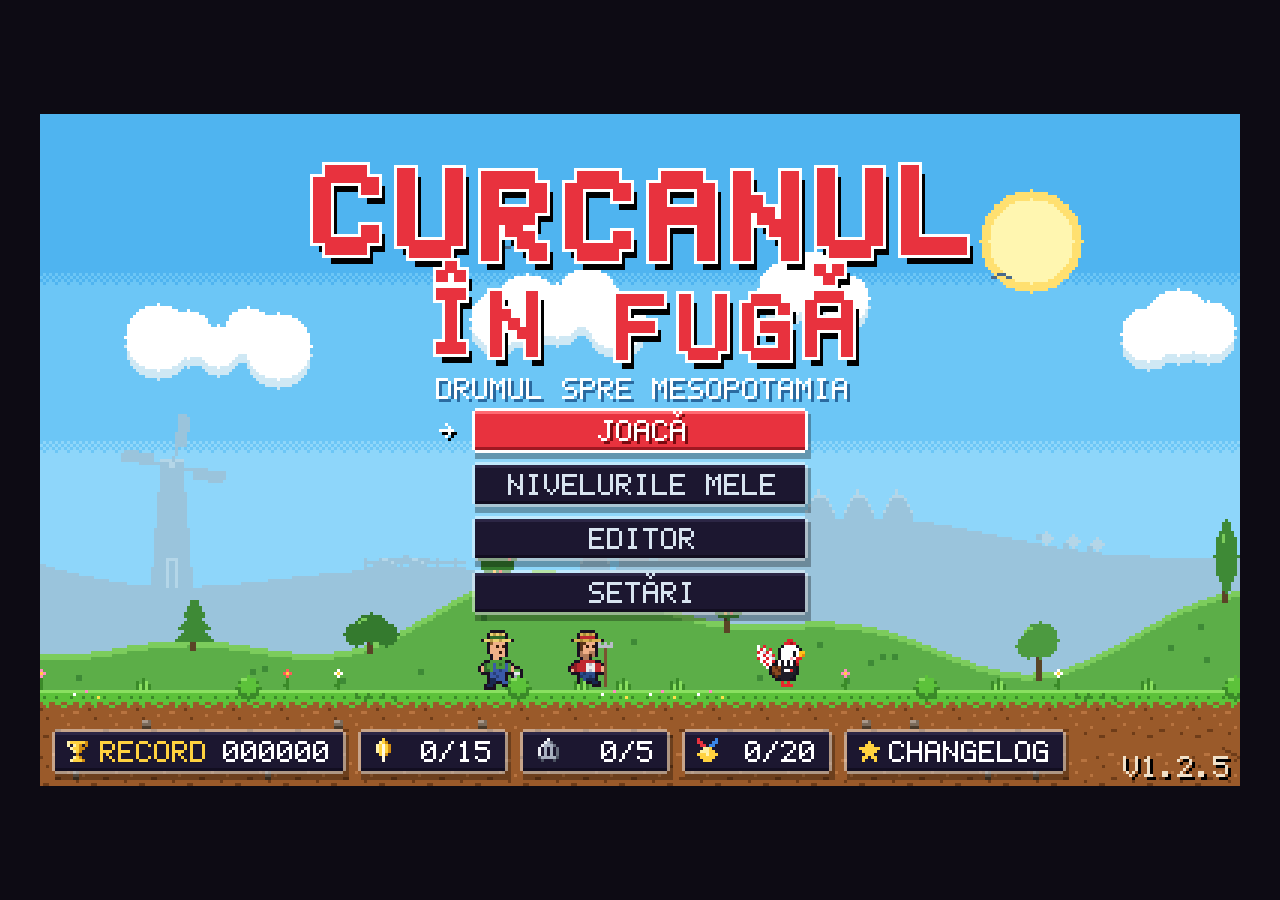
<file: index.html>
<!doctype html>
<html lang="ro">
<head>
<meta charset="utf-8">
<meta name="viewport" content="width=device-width,initial-scale=1,user-scalable=no">
<meta name="description" content="Platformer pixel-art: un curcan fuge spre restaurantul MESOPOTAMIA.">
<title>Curcanul în Fugă</title>
<link rel="stylesheet" href="css/style.css">
</head>
<body>
<div id="wrap"><canvas id="game"></canvas></div>
<canvas id="infoV" class="info"></canvas>
<div id="touch">
  <div class="pad"><button data-k="left">◀</button><button data-k="right">▶</button><button data-k="up" class="upk">▲</button><button data-k="down" class="downk">▼</button></div>
  <div class="pad"><button data-k="run">FUGI</button><button data-k="jump">SARI</button></div>
</div>
<button id="pauseBtn" data-k="pause">II</button>
<!-- Ordinea contează: fiecare fișier poate folosi, când se încarcă, doar ce au definit fișierele de deasupra lui. -->
<script src="js/baza/setup.js"></script>
<script src="js/baza/font.js"></script>
<script src="js/baza/sprite.js"></script>
<script src="js/personaje/curcan/sprite.js"></script>
<script src="js/personaje/fermier/sprite.js"></script>
<script src="js/personaje/ucenic/sprite.js"></script>
<script src="js/personaje/fermier/felinar.js"></script>
<script src="js/personaje/fermier/somn.js"></script>
<script src="js/personaje/bomba/sprite.js"></script>
<script src="js/personaje/inghetare.js"></script>
<script src="js/obiecte/banuti-si-blocuri.js"></script>
<script src="js/obiecte/power-ups.js"></script>
<script src="js/personaje/curcan/pene.js"></script>
<script src="js/obiecte/pene-de-aur.js"></script>
<script src="js/obiecte/colivia.js"></script>
<script src="js/animatii/explozii.js"></script>
<script src="js/lume/decor.js"></script>
<script src="js/lume/teme.js"></script>
<script src="js/lume/iarna/fundal-brazi.js"></script>
<script src="js/lume/fundal-ferma.js"></script>
<script src="js/lume/restaurant.js"></script>
<script src="js/sunet/efecte.js"></script>
<script src="js/sunet/muzica.js"></script>
<script src="js/baza/input.js"></script>
<script src="js/joc/stare.js"></script>
<script src="js/joc/fizica.js"></script>
<script src="js/nivele/nivele.js"></script>
<script src="js/nivele/1-ferma/harta.js"></script>
<script src="js/nivele/2-noapte/harta.js"></script>
<script src="js/nivele/3-lac/harta.js"></script>
<script src="js/nivele/3-lac/platforme.js"></script>
<script src="js/nivele/bonus-cafenea/harta.js"></script>
<script src="js/nivele/bonus-cafenea/cafenea.js"></script>
<script src="js/nivele/bonus-cafenea/desen.js"></script>
<script src="js/nivele/bonus-cafenea/minijocuri/cesti.js"></script>
<script src="js/nivele/bonus-cafenea/minijocuri/blocuri.js"></script>
<script src="js/lume/subteran.js"></script>
<script src="js/nivele/4-padure/harta.js"></script>
<script src="js/nivele/5-iarna/harta.js"></script>
<script src="js/nivele/desert-scos/harta.js"></script>
<script src="js/boss/fermierul-sef/sprite.js"></script>
<script src="js/boss/fermierul-sef/replici.js"></script>
<script src="js/boss/fermierul-sef/logica.js"></script>
<script src="js/boss/fermierul-sef/desen.js"></script>
<script src="js/personaje/mos-curcan/sprite.js"></script>
<script src="js/personaje/mos-curcan/replici.js"></script>
<script src="js/personaje/mos-curcan/sfaturi.js"></script>
<script src="js/personaje/curcani-prinsi/sprite.js"></script>
<script src="js/personaje/curcani-prinsi/replici.js"></script>
<script src="js/joc/dialog.js"></script>
<script src="js/lume/iarna/gheata.js"></script>
<script src="js/lume/iarna/zapada.js"></script>
<script src="js/lume/apa/apa.js"></script>
<script src="js/lume/apa/viata-lacului.js"></script>
<script src="js/lume/noapte.js"></script>
<script src="js/animatii/particule.js"></script>
<script src="js/personaje/dusmani.js"></script>
<script src="js/personaje/fermier/logica.js"></script>
<script src="js/personaje/cartita.js"></script>
<script src="js/personaje/bomba/logica.js"></script>
<script src="js/personaje/curcan/viata.js"></script>
<script src="js/personaje/curcan/miscare.js"></script>
<script src="js/personaje/curcan/animatii.js"></script>
<script src="js/personaje/curcan/desen.js"></script>
<script src="js/joc/achievements.js"></script>
<script src="js/joc/start.js"></script>
<script src="js/joc/update.js"></script>
<script src="js/joc/meniu.js"></script>
<script src="js/desen/utile.js"></script>
<script src="js/desen/carduri-achievements.js"></script>
<script src="js/desen/fundal.js"></script>
<script src="js/obiecte/steaguri.js"></script>
<script src="js/desen/hud.js"></script>
<script src="js/desen/lume.js"></script>
<script src="js/desen/ecrane.js"></script>
<script src="js/desen/render.js"></script>
<script src="js/test/mod-test.js"></script>
<script src="js/editor/format.js"></script>
<script src="js/editor/mod-editor.js"></script>
<script src="js/main.js"></script>
</body>
</html>
</file>
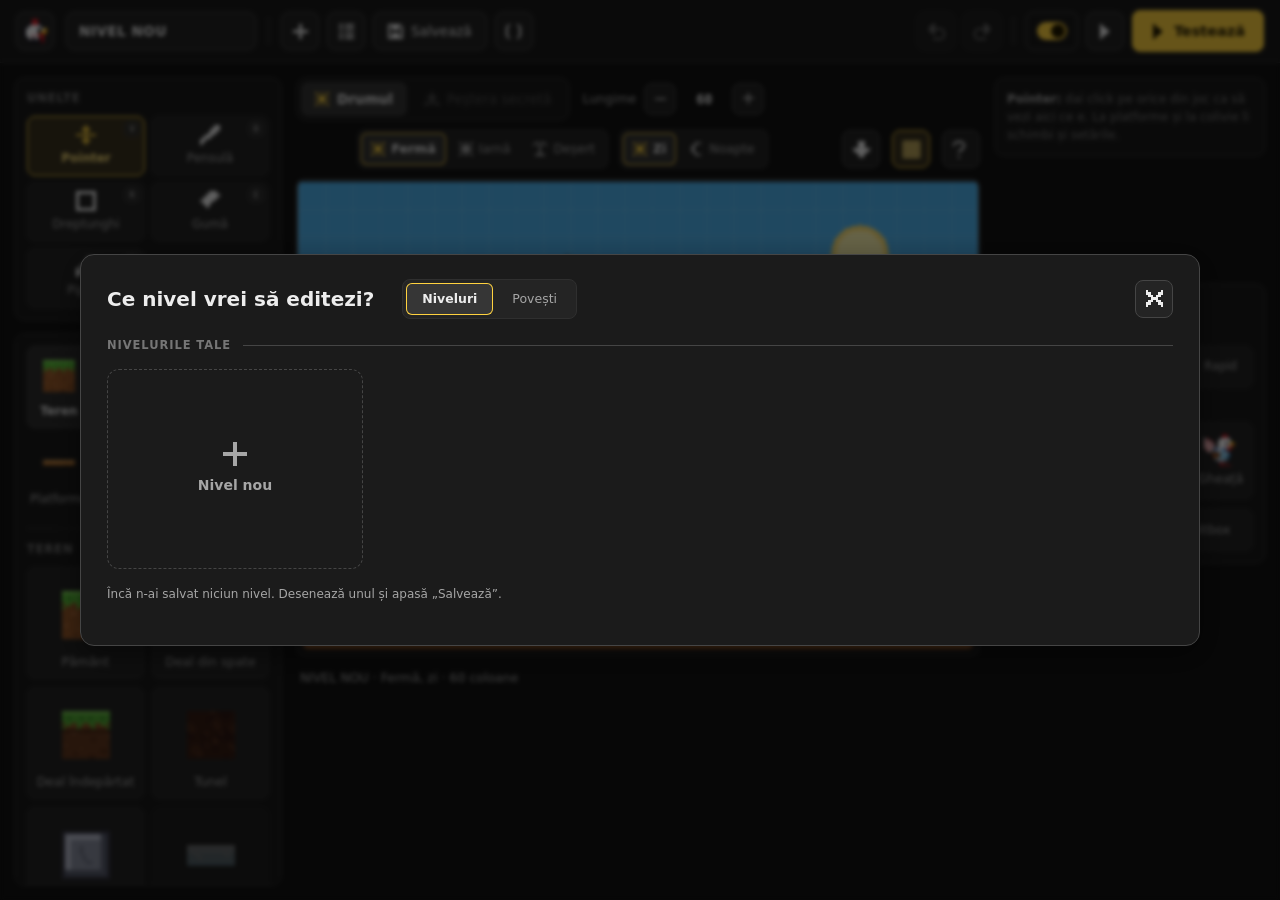
<file: editor.html>
<!doctype html>
<html lang="ro">
<head>
<meta charset="utf-8">
<meta name="viewport" content="width=device-width,initial-scale=1">
<title>Curcanul în Fugă — Editor de niveluri</title>
<style>
  /* Gri neutru, un singur accent (galbenul din joc) */
  :root{
    --bg:#121212;--panel:#1b1b1b;--card:#242424;--card2:#2d2d2d;--card3:#363636;--line:#2f2f2f;--line2:#454545;
    --text:#ededed;--muted:#a6a6a6;--dim:#767676;--accent:#ffd23f;--accent2:#ffe27a;--accent-ink:#1f1800;
    --sel:#3a3320;--sel-line:#ffd23f;--danger:#e5484d;--ok:#5bd17a;
    --r:10px;--r2:8px;--shadow:0 8px 30px rgba(0,0,0,.45);
  }
  *{box-sizing:border-box}
  html,body{margin:0;height:100%}
  body{background:var(--bg);color:var(--text);font:13.5px/1.4 system-ui,-apple-system,"Segoe UI",sans-serif;display:flex;flex-direction:column;overflow:hidden}
  button,input{font:inherit;color:inherit}
  button{cursor:pointer;-webkit-tap-highlight-color:transparent}
  button:focus-visible,input:focus-visible,a:focus-visible{outline:2px solid var(--accent);outline-offset:2px}
  button:disabled{opacity:.35;cursor:not-allowed}
  kbd{display:inline-block;min-width:20px;padding:0 5px;border:1px solid var(--line2);border-bottom-width:2px;border-radius:5px;
    background:var(--card2);font:600 11px/1.6 ui-monospace,Consolas,monospace;color:var(--muted);text-align:center}
  .px{flex:none;width:14px;height:14px}
  [hidden]{display:none!important}

  /* ---- Butoanele */
  .btn{display:inline-flex;align-items:center;justify-content:center;gap:8px;height:38px;padding:0 14px;background:var(--card);border:1px solid var(--line2);border-radius:var(--r2);white-space:nowrap;font-size:13.5px;font-weight:500}
  .btn:hover:not(:disabled){background:var(--card2);border-color:#555}
  .btn:active:not(:disabled){transform:translateY(1px)}
  .btn .px{width:15px;height:15px}
  .btn.ico{width:38px;padding:0}
  .btn.ico .px{width:17px;height:17px}
  .btn.sq{width:32px;height:32px;padding:0;font-size:17px;font-weight:700}
  .btn.primary{background:var(--accent);border-color:var(--accent);color:var(--accent-ink);font-weight:700}
  .btn.primary:hover:not(:disabled){background:var(--accent2);border-color:var(--accent2)}
  .btn.stop{background:var(--danger);border-color:var(--danger);color:#fff;font-weight:700}
  .btn.stop:hover{background:#f05a5f}
  .btn.danger{background:transparent;border-color:#6b2a2c;color:#ff9a9d}
  .btn.danger:hover:not(:disabled){background:var(--danger);border-color:var(--danger);color:#fff}
  .btn.wide{width:100%}
  .btn.tall{height:44px;font-size:14px;font-weight:600}
  .btn.on{background:var(--sel);border-color:var(--sel-line);color:var(--accent2)}
  .grp{display:flex;align-items:center;gap:8px}
  .sp{flex:1}
  .vsep{width:1px;height:26px;background:var(--line2)}

  /* ---- Bara de sus: numele, fișierul, testarea */
  .bar{flex:none;display:flex;align-items:center;gap:12px;padding:10px 16px;background:var(--panel);border-bottom:1px solid var(--line)}
  a.btn{color:var(--text);text-decoration:none}
  #logo{image-rendering:pixelated;width:24px;height:24px;display:block}
  .btn.home{padding:0 14px 0 10px}
  .title{display:flex;align-items:center;gap:10px;min-width:0}
  .title input{width:240px;height:38px;padding:0 12px;background:var(--card);border:1px solid var(--line2);border-radius:var(--r2);text-transform:uppercase;font-weight:700;letter-spacing:.04em}
  .title input:hover{border-color:#555}
  /* Doar un punct: galben = nesalvat (ce înseamnă spune tooltipul) */
  #save{position:relative}
  .chip{position:absolute;top:-4px;right:-4px;width:10px;height:10px;border-radius:50%;background:var(--accent);border:2px solid var(--panel)}
  .toggle{display:inline-flex;align-items:center;gap:8px;height:38px;padding:0 12px;border:1px solid var(--line2);border-radius:var(--r2);color:var(--muted);cursor:pointer;white-space:nowrap;user-select:none}
  .toggle:hover{background:var(--card)}
  .toggle input{appearance:none;width:30px;height:18px;margin:0;border-radius:9px;background:var(--card3);position:relative;cursor:pointer;transition:background .15s}
  .toggle input::after{content:'';position:absolute;top:2px;left:2px;width:14px;height:14px;border-radius:50%;background:#bbb;transition:transform .15s}
  .toggle input:checked{background:var(--accent)}
  .toggle input:checked::after{transform:translateX(12px);background:var(--accent-ink)}
  .toggle:has(input:checked){color:var(--text)}
  #test{min-width:132px;height:42px;font-size:14.5px}
  /* Ecran mai îngust: în bara de sus rămân doar iconițele (tooltipul spune ce sunt) */
  @media (max-width:1560px){.title input{width:190px}}
  @media (max-width:1420px){.bar .lbl{display:none}.bar .btn:has(.lbl){width:38px;padding:0}.bar .toggle{padding:0 10px}}

  /* ---- Corpul: unelte și elemente | jocul | setări */
  .body{flex:1;min-height:0;display:flex;gap:14px;padding:14px}
  aside{flex:none;width:268px;display:flex;flex-direction:column;gap:12px;overflow-y:auto;scrollbar-width:thin;scrollbar-color:var(--line2) transparent}
  section{background:var(--panel);border:1px solid var(--line);border-radius:var(--r);padding:12px}
  h2{font-size:11.5px;letter-spacing:.08em;text-transform:uppercase;color:var(--dim);margin:0 0 10px;font-weight:700}
  .hint{margin:0;color:var(--dim);font-size:12px;line-height:1.5}
  .hint b{color:var(--muted);font-weight:600}

  /* Uneltele: 3 × 2, mari */
  .modes{display:grid;grid-template-columns:repeat(auto-fill,minmax(80px,1fr));gap:6px}
  .mode{position:relative;display:flex;flex-direction:column;align-items:center;justify-content:center;gap:5px;height:60px;background:var(--card);border:1px solid var(--line);border-radius:var(--r2);font-size:12px;color:var(--muted)}
  .mode .px{width:20px;height:20px;color:var(--text)}
  .mode kbd{position:absolute;top:4px;right:4px;min-width:16px;padding:0 3px;font-size:9.5px;line-height:1.45;border-bottom-width:1px;opacity:.8}
  .mode:hover{background:var(--card2);color:var(--text)}
  .mode[aria-pressed="true"]{background:var(--sel);border-color:var(--sel-line);color:var(--accent2);font-weight:600}
  .mode[aria-pressed="true"] .px{color:var(--accent)}

  /* Categoriile: file cu iconițe */
  .palette{flex:1;display:flex;flex-direction:column;min-height:0;overflow-y:auto}   /* umple tot panoul */
  .cats{display:grid;grid-template-columns:repeat(4,1fr);gap:6px;padding-bottom:12px;margin-bottom:12px;border-bottom:1px solid var(--line)}
  .cat{display:flex;flex-direction:column;align-items:center;justify-content:center;gap:5px;height:82px;padding:4px 2px;background:transparent;border:1px solid transparent;border-radius:var(--r2);font-size:12px;color:var(--muted)}
  .cat .ci{display:flex;align-items:center;justify-content:center;width:48px;height:44px}
  .cat .ci img{image-rendering:pixelated;width:32px;max-width:48px;max-height:44px}
  .cat .ci .px{width:30px;height:30px;color:var(--text)}
  .cat:hover{background:var(--card);color:var(--text)}
  .cat[aria-selected="true"]{background:var(--card2);border-color:var(--line2);color:var(--text);font-weight:600}
  .cat[aria-selected="true"] .ci .px{color:var(--accent)}

  /* Elementele categoriei alese */
  .els{display:grid;grid-template-columns:repeat(auto-fill,minmax(78px,1fr));gap:8px}
  .el{display:flex;flex-direction:column;align-items:center;justify-content:flex-end;gap:7px;min-height:112px;padding:10px 3px 9px;background:var(--card);border:1px solid var(--line);border-radius:var(--r2);font-size:12.5px;line-height:1.2;text-align:center;color:var(--muted)}
  .el:hover:not(:disabled){background:var(--card2);border-color:var(--line2);color:var(--text)}
  .el .ic{display:flex;align-items:center;justify-content:center;flex:1;max-height:64px}
  .el img{image-rendering:pixelated;display:block}
  .el svg.px{width:34px;height:34px;color:var(--text)}
  .el[aria-pressed="true"]{background:var(--sel);border-color:var(--sel-line);color:var(--accent2);font-weight:600}
  .cavebox{display:flex;flex-direction:column;gap:8px;margin-top:12px}
  .danger-zone{margin-top:10px;padding-top:12px;border-top:1px dashed var(--line2)}

  /* ---- Centru: drum/peșteră, jocul, harta, starea */
  main{flex:1;min-width:0;display:flex;flex-direction:column;align-items:center;gap:10px}
  .regionbar{display:flex;flex-wrap:wrap;align-items:center;gap:8px 12px;max-width:100%}
  .regionbar .seg button{min-height:32px;padding:3px 10px}
  /* Biomul și ziua: la mijloc, între lungime și grilă */
  .look{flex:1;display:flex;justify-content:center;align-items:center;gap:10px}
  #regionbar .seg{margin:0}   /* altfel .seg + .seg (din panoul din dreapta) o împinge în jos */
  .tabs{display:flex;gap:4px;padding:4px;background:var(--panel);border:1px solid var(--line);border-radius:var(--r)}
  .rtab{display:inline-flex;align-items:center;gap:8px;height:34px;padding:0 14px;border:0;border-radius:7px;background:transparent;color:var(--muted);font-weight:500;white-space:nowrap}
  .rtab:hover:not(:disabled){background:var(--card);color:var(--text)}
  .rtab[aria-selected="true"]{background:var(--card3);color:var(--text);font-weight:600}
  .rtab[aria-selected="true"] .px{color:var(--accent)}
  .len{display:inline-flex;align-items:center;gap:8px;color:var(--muted);font-size:12.5px;white-space:nowrap}
  .len b{min-width:40px;text-align:center;color:var(--text);font:700 13.5px ui-monospace,Consolas,monospace}
  iframe{border:2px solid var(--line2);border-radius:var(--r2);background:#000;display:block}
  main.playing iframe{border-color:var(--accent);box-shadow:0 0 0 1px var(--accent),0 0 22px rgba(255,210,63,.35)}
  .mapbox{background:var(--panel);border:1px solid var(--line);border-radius:var(--r2);padding:6px}
  #map{display:block;width:100%;height:68px;border-radius:5px;background:#000;cursor:pointer;touch-action:none}
  .statusbar{display:flex;justify-content:space-between;align-items:center;gap:16px;min-height:24px;padding:0 4px;font-size:12.5px}
  #status{color:var(--muted);overflow:hidden;text-overflow:ellipsis;white-space:nowrap}
  #pos{font:12px ui-monospace,Consolas,monospace;color:var(--dim);white-space:nowrap}

  /* ---- Dreapta: elementul ales, nivelul */
  aside.props{width:272px;overflow:hidden}
  /* Elementul ales se derulează; Testul stă fix jos */
  #propsEl{flex:1;min-height:0;overflow-y:auto;scrollbar-width:thin;scrollbar-color:var(--line2) transparent}
  #testEl{flex:none}
  .ihead{display:flex;flex-direction:column;align-items:center;gap:10px;text-align:center;margin-bottom:10px}
  .ihead .big{display:flex;align-items:center;justify-content:center;width:100%;min-height:96px;background:var(--card);border:1px solid var(--line);border-radius:var(--r2);padding:10px}
  .ihead .big img{image-rendering:pixelated;display:block}
  .ihead .big svg.px{width:44px;height:44px;color:var(--accent)}
  .ihead b{display:block;font-size:15px;color:var(--text)}
  .ihead small{display:block;margin-top:4px;color:var(--muted);font-size:12.5px;line-height:1.45}
  .ictx{margin:0 0 10px;padding:6px 10px;border-radius:7px;background:var(--card);color:var(--muted);font-size:12px;text-align:center}
  .opt{display:flex;align-items:center;justify-content:space-between;gap:8px;color:var(--muted);font-size:12.5px}
  .opt + .opt{margin-top:8px}
  .props .opt b{min-width:64px;text-align:center}
  #testEl .opt{margin:10px 0 6px}
  .seg.tspd button{white-space:normal;line-height:1.15;font-size:11.5px}
  .seg.tform img{width:auto;height:26px}
  .seg{display:flex;gap:3px;padding:3px;background:var(--card);border:1px solid var(--line);border-radius:var(--r2)}
  .seg button{flex:1;display:flex;align-items:center;justify-content:center;gap:6px;min-height:34px;padding:4px 6px;border:0;border-radius:6px;background:none;color:var(--muted);font-size:12.5px;white-space:nowrap}
  .seg button:hover:not(:disabled){color:var(--text);background:var(--card2)}
  .seg button[aria-pressed="true"]{background:var(--card3);color:var(--text);font-weight:600;box-shadow:inset 0 0 0 1px var(--sel-line)}
  .seg button[aria-pressed="true"] .px{color:var(--accent)}
  .seg.pw button{flex-direction:column;gap:4px;padding:8px 2px}
  .seg.pw img{image-rendering:pixelated;width:32px;height:32px;display:block}
  .seg + .opt,.seg + .seg{margin-top:10px}
  .opt + .seg{margin-top:6px}
  .capts{display:grid;grid-template-columns:repeat(2,1fr);gap:6px}
  .capt{display:flex;align-items:center;gap:6px;padding:4px 6px;background:var(--card);border:1px solid var(--line);border-radius:var(--r2);font-size:11.5px;line-height:1.15;text-align:left;color:var(--muted)}
  .capt img{image-rendering:pixelated;width:33px;height:40px}
  .capt[aria-pressed="true"]{background:var(--sel);border-color:var(--sel-line);color:var(--accent2)}
  .capts.games .capt{min-height:44px;padding:6px 8px}
  .capts.games .capt .px{width:18px;height:18px;color:var(--text)}
  .capts.games .capt[aria-pressed="true"] .px{color:var(--accent)}
  .lvl .row{display:flex;flex-direction:column;gap:6px}
  .lvl .row + .row{margin-top:12px}
  .lvl .lbl{color:var(--muted);font-size:12px}

  /* ---- Ferestrele */
  .modal{position:fixed;inset:0;z-index:20;display:flex;align-items:center;justify-content:center;background:rgba(0,0,0,.6);backdrop-filter:blur(2px)}
  .modal .box{width:min(400px,calc(100vw - 32px));background:var(--panel);border:1px solid var(--line2);border-radius:14px;padding:20px;box-shadow:var(--shadow)}
  .modal h3{margin:0 0 8px;font-size:17px;color:#ff9a9d}
  .modal p{margin:0 0 16px;color:var(--muted);line-height:1.5}
  .modal .acts{display:flex;justify-content:flex-end;gap:10px}
  .modal .box.wide{width:min(600px,calc(100vw - 32px));max-height:calc(100vh - 32px);overflow:auto}
  .mhead{display:flex;align-items:center;justify-content:space-between;gap:10px;margin-bottom:12px}
  .mhead h3{margin:0;color:var(--text)}
  .modal h4{margin:18px 0 8px;font-size:13.5px;color:var(--text)}
  .modal .box.huge{width:min(1120px,calc(100vw - 48px));max-height:calc(100vh - 48px);overflow:auto;padding:24px 26px 26px}
  .box.huge .mhead{margin-bottom:18px}
  .box.huge .mhead h3{font-size:20px}
  .mlist{display:flex;flex-direction:column;gap:16px}
  /* Separatorul cu titlu: o linie */
  .msep{display:flex;align-items:center;gap:12px;color:var(--dim);font-size:11.5px;letter-spacing:.08em;text-transform:uppercase;font-weight:700}
  .msep::after{content:'';flex:1;height:1px;background:var(--line2)}
  /* Ce lucrai data trecută */
  .cont{display:flex;align-items:center;gap:20px;padding:14px 20px 14px 14px;background:var(--card);border:1px solid var(--line);border-radius:12px}
  .cont .thumb{flex:none;width:340px;height:100px;border-radius:8px}
  .cont .cm{flex:1;min-width:0}
  .cont .cm b{display:block;font-size:17px;overflow:hidden;text-overflow:ellipsis;white-space:nowrap}
  .cont .cm small{display:block;margin-top:4px;color:var(--muted);font-size:12.5px}
  .cont .btn{height:44px;padding:0 22px;font-size:14.5px}
  /* Cartonașele nivelurilor */
  .cards{display:grid;grid-template-columns:repeat(auto-fill,minmax(240px,1fr));gap:14px}
  .card{display:flex;flex-direction:column;min-width:0;background:var(--card);border:1px solid var(--line);border-radius:12px;overflow:hidden;transition:border-color .12s,transform .12s}
  .card:hover{border-color:#5a5a5a;transform:translateY(-2px)}
  .thumb{display:block;width:100%;height:104px;background:#000;cursor:pointer}
  .thumb{border-bottom:1px solid var(--line)}
  .card .cm{padding:12px 14px 0;min-width:0}
  .card .cm b{display:flex;align-items:center;gap:6px;font-size:14.5px;min-width:0}
  .card .cm b .nm{overflow:hidden;text-overflow:ellipsis;white-space:nowrap}
  .card .cm small{display:block;margin-top:4px;color:var(--dim);font-size:12px;line-height:1.35}
  .card .ca{display:flex;gap:6px;margin-top:auto;padding:12px 14px 14px}
  .card .ca .btn{height:36px}
  .card .ca .btn.ico{width:36px}
  .card .ca .btn.danger{border-color:var(--line2);color:var(--muted)}
  .card .ca .btn.danger:hover{background:var(--danger);border-color:var(--danger);color:#fff}
  .card .ca .grow{flex:1}
  .tag{flex:none;display:inline-block;padding:0 7px;border-radius:9px;background:var(--card3);color:var(--muted);font-size:10.5px;font-weight:600;line-height:17px;vertical-align:2px}
  .card.new{align-items:center;justify-content:center;gap:10px;min-height:200px;border:1px dashed var(--line2);background:transparent;color:var(--muted);font-size:14px;font-weight:600;cursor:pointer}
  .card.new .px{width:24px;height:24px}
  /* Filele Niveluri / Povești */
  .mtabs{margin-left:18px}
  .mtabs button{min-height:32px;padding:3px 16px}
  /* Povestea deschisă: nivelurile în ordine */
  .sedit{display:flex;flex-direction:column;gap:16px}
  .shead{display:flex;align-items:center;gap:12px}
  .sname{width:300px;height:40px;padding:0 12px;background:var(--card);border:1px solid var(--line2);border-radius:var(--r2);color:var(--text);text-transform:uppercase;font-weight:700;letter-spacing:.04em}
  .slist{display:flex;flex-direction:column;gap:8px}
  .sitem{display:flex;align-items:center;gap:14px;padding:10px 12px;background:var(--card);border:1px solid var(--line);border-radius:10px}
  .snum{flex:none;display:flex;align-items:center;justify-content:center;width:28px;height:28px;border-radius:50%;background:var(--card3);font-weight:700;color:var(--muted)}
  .sthumb{flex:none;width:180px;height:52px;border-radius:6px;background:#000}
  .sinfo{flex:1;min-width:0}
  .sinfo b{display:block;overflow:hidden;text-overflow:ellipsis;white-space:nowrap;font-size:14px}
  .sinfo small{display:block;margin-top:2px;color:var(--dim);font-size:12px}
  .sitem .seg{flex:none}
  .smove{flex:none;display:flex;gap:6px}
  .smove .btn{width:34px;height:34px}
  .smove .btn.danger{border-color:var(--line2);color:var(--muted)}
  .smove .btn.danger:hover{background:var(--danger);border-color:var(--danger);color:#fff}
  .sadd{display:flex;flex-wrap:wrap;gap:8px}
  .sadd .btn{height:36px}
  .card.new:hover{color:var(--text);background:var(--card)}
  .mrow{display:flex;align-items:center;gap:10px;padding:8px 10px;background:var(--card);border:1px solid var(--line);border-radius:var(--r2)}
  .mrow.cur{border-color:var(--sel-line);background:var(--sel)}
  .mrow .mb{flex:none;display:flex;gap:3px;color:var(--muted)}
  .mrow .mn{flex:1;min-width:0}
  .mrow .mn b{display:block;overflow:hidden;text-overflow:ellipsis;white-space:nowrap}
  .mrow .mn small{color:var(--dim);font-size:11.5px}
  .mrow .btn{height:32px;padding:0 10px}
  .mrow .btn.ico{width:32px;padding:0}
  .mempty{color:var(--dim);padding:18px 4px;text-align:center}
  .modal textarea{width:100%;resize:vertical;padding:10px;background:var(--card);border:1px solid var(--line2);border-radius:var(--r2);color:var(--text);font:11.5px/1.45 ui-monospace,Consolas,monospace;margin-bottom:10px;word-break:break-all}
  .modal .err{color:#ff9a9d;margin:0 0 10px}
  .keys{display:grid;grid-template-columns:auto 1fr;gap:8px 14px;align-items:center;margin:0 0 6px;font-size:13px}
  .keys dt{display:flex;gap:4px;justify-content:flex-end}
  .keys dd{margin:0;color:var(--muted)}

  /* ---- Tooltip */
  #tip{position:fixed;z-index:30;max-width:280px;padding:9px 11px;background:#2b2b2b;border:1px solid #4a4a4a;border-radius:8px;box-shadow:var(--shadow);pointer-events:none;font-size:12.5px;line-height:1.45}
  #tip b{font-weight:600;color:var(--text)}
  #tip kbd{margin-left:8px;vertical-align:1px}
  #tip span{display:block;margin-top:3px;color:var(--muted)}
</style>
</head>
<body>
<header class="bar">
  <a class="btn home" href="index.html" data-tip="Înapoi în joc||Mergi la meniul jocului. Ciorna rămâne."><img id="logo" alt=""><span class="lbl">Meniu</span></a>
  <div class="title">
    <input id="name" maxlength="24" spellcheck="false" autocomplete="off" placeholder="NUMELE NIVELULUI" aria-label="Numele nivelului" data-tip="Numele nivelului||Așa apare în Nivelurile mele și în joc.">
  </div>
  <div class="vsep"></div>
  <div class="grp">
    <button class="btn" id="new" data-tip="Nivel nou||Pornești de la o pânză goală."><i data-px="plus"></i><span class="lbl">Nou</span></button>
    <button class="btn" id="mine" data-tip="Nivelurile mele||Deschizi, copiezi sau ștergi nivelurile salvate."><i data-px="list"></i><span class="lbl">Nivelurile mele</span></button>
    <button class="btn" id="save" data-tip="Salvează|Ctrl+S|Păstrează nivelul în Nivelurile mele."><i data-px="save"></i>Salvează<span class="chip" id="saveState" hidden></span></button>
    <button class="btn" id="code" data-tip="Codul nivelului||Îl dai cuiva sau încarci unul primit."><i data-px="code"></i><span class="lbl">Cod</span></button>
  </div>
  <span class="sp"></span>
  <div class="grp">
    <button class="btn ico" id="undo" data-tip="Anulează|Ctrl+Z"><i data-px="undo"></i></button>
    <button class="btn ico" id="redo" data-tip="Refă|Ctrl+Y"><i data-px="redo"></i></button>
  </div>
  <div class="vsep"></div>
  <div class="grp">
    <label class="toggle" data-tip="Invincibil||Când testezi, nimic nu te rănește. Apa și gropile tot te omoară."><input type="checkbox" id="god" checked><span class="lbl">Invincibil</span></label>
    <button class="btn" id="here" data-tip="Testează de aici||Pornești din stânga ecranului de acum."><i data-px="play"></i><span class="lbl">De aici</span></button>
    <button class="btn primary" id="test" data-tip="Testează|T|Pornește sau oprește testul. Shift+T: de aici."><i data-px="play"></i>Testează</button>
  </div>
</header>

<div class="body">
  <aside id="pal">
    <section>
      <h2>Unelte</h2>
      <div class="modes" id="modes"></div>
    </section>
    <section class="palette">
      <div class="cats" id="cats" role="tablist" aria-label="Categoriile de elemente"></div>
      <h2 id="catName"></h2>
      <div class="els" data-group="teren"></div>
      <div class="els" data-group="cteren"></div>
      <div class="els" data-group="blocuri"></div>
      <div class="els" data-group="obiecte"></div>
      <div class="els" data-group="inamici"></div>
      <div class="els" data-group="platforme"></div>
      <div class="els" data-group="decor"></div>
      <div class="els" data-group="puturi"></div>
      <div class="els" data-group="final"></div>
      <div data-group-box="pestera">
        <div class="els" data-group="pestera"></div>
        <div class="cavebox">
          <p class="hint">Pui <b>intrarea</b> (pământul crăpat) și <b>ieșirea</b> pe drum, apoi desenezi camera.</p>
          <button class="btn tall wide" id="enterCave" data-tip="Intră în peșteră||Arată camera peșterii, ca s-o desenezi."><i data-px="enter"></i>Intră în peșteră</button>
          <div class="danger-zone">
            <button class="btn danger wide" id="delCave" data-tip="Șterge peștera||Scoate intrarea, ieșirea și camera. Te întreabă înainte."><i data-px="x"></i>Șterge peștera</button>
          </div>
        </div>
      </div>
    </section>
  </aside>

  <main id="main">
    <div class="regionbar" id="regionbar">
      <div class="tabs" role="tablist" aria-label="Ce desenezi">
        <button class="rtab" data-region="main" role="tab"><i data-px="sun"></i>Drumul</button>
        <button class="rtab" data-region="cave" role="tab"><i data-px="cavein"></i>Peștera secretă</button>
      </div>
      <div class="len" id="lenMain" data-tip="Lungimea drumului||În pătrate. + adaugă 10 coloane cu pământ la capăt, − le scoate.">Lungime
        <button class="btn sq" data-len="-10" aria-label="Mai scurt">−</button><b id="len">60</b><button class="btn sq" data-len="10" aria-label="Mai lung">+</button></div>
      <div class="len" id="lenCave" hidden data-tip="Lungimea camerei||În pătrate. Coloanele se adaugă sau se scot lângă peretele din dreapta.">Lungimea camerei
        <button class="btn sq" data-clen="-5" aria-label="Mai scurtă">−</button><b id="clen">30</b><button class="btn sq" data-clen="5" aria-label="Mai lungă">+</button></div>
      <div class="look">
      <div class="seg" id="biome" role="group" aria-label="Biomul">
        <button data-biome="ferma" data-tip="Fermă||Biomul nivelului: iarbă, copaci, lac."><i data-px="sun"></i>Fermă</button>
        <button data-biome="iarna" data-tip="Iarnă||Biomul nivelului: zăpadă și gheață peste apă."><i data-px="flake"></i>Iarnă</button>
        <button data-biome="desert" data-tip="Deșert||Biomul nivelului: nisip și palmieri."><i data-px="palm"></i>Deșert</button>
      </div>
      <div class="seg" id="time" role="group" aria-label="Zi sau noapte">
        <button data-night="0" data-tip="Zi"><i data-px="sun"></i>Zi</button>
        <button data-night="1" data-tip="Noapte||Fermierii au felinar și te văd doar în lumina lor."><i data-px="moon"></i>Noapte</button>
      </div>
      </div>
      <button class="btn ico" id="camDown" data-tip="Înapoi jos|Home|Camera revine la ecranul obișnuit, sub rândul 0."><i data-px="down"></i></button>
      <button class="btn ico" id="gridBtn" data-tip="Grila|G|Arată sau ascunde pătrățelele."><i data-px="grid"></i></button>
      <button class="btn ico" id="helpBtn" data-tip="Scurtături și sfaturi|?"><i data-px="help"></i></button>
    </div>
    <iframe id="frame" src="index.html?edit" title="Nivelul, în joc"></iframe>
    <div class="mapbox" id="mapbox"><canvas id="map" aria-label="Harta nivelului: click ca să mergi acolo" data-tip="Harta||Click sau trage ca să mergi acolo."></canvas></div>
    <div class="statusbar" id="statusbar"><span id="status">Se încarcă jocul…</span><span id="pos"></span></div>
  </main>

  <aside id="props" class="props" aria-label="Elementul ales și setările nivelului">
    <div id="propsEl"></div>
    <div id="testEl"><section><h2>Test</h2>
      <div class="opt"><span>Viteza jocului</span></div>
      <div class="seg tspd" id="tSpeed" role="group" aria-label="Viteza"><button data-spd="0.25">Foarte încet</button><button data-spd="0.5">Încet</button><button data-spd="1">Normal</button><button data-spd="1.5">Rapid</button></div>
      <div class="opt"><span>Curcanul (și la start)</span></div>
      <div class="seg pw tform" id="tForm" role="group" aria-label="Forma curcanului"><button data-form="small"><img data-cicon="tk_small" alt="">Mic</button><button data-form="big"><img data-cicon="tk_big" alt="">Mare</button><button data-form="fire"><img data-cicon="tk_fire" alt="">Foc</button><button data-form="ice"><img data-cicon="tk_ice" alt="">Gheață</button></div>
      <div class="seg" id="tTog" role="group" aria-label="Ajutoare"><button data-tog="key" data-tip="Cheia||Ai cheia coliviei de la început.">Cheie</button><button data-tog="gold" data-tip="Curcanul de aur||Doar cum arată.">De aur</button><button data-tog="hb" data-tip="Hitbox-uri||Arată cutiile de lovire.">Hitbox</button></div>
    </section></div>
  </aside>
</div>

<div class="modal" id="mineBox" hidden role="dialog" aria-modal="true" aria-labelledby="mineT">
  <div class="box huge">
    <div class="mhead"><h3 id="mineT">Nivelurile mele</h3><div class="seg mtabs" role="tablist"><button data-mtab="levels">Niveluri</button><button data-mtab="stories">Povești</button></div><span class="sp"></span><div class="grp"><button class="btn" id="mineSave"><i data-px="save"></i>Salvează nivelul de acum</button><button class="btn ico" id="mineClose" data-tip="Închide|Esc" aria-label="Închide"><i data-px="x"></i></button></div></div>
    <div class="mlist" id="mineList"></div>
  </div>
</div>
<div class="modal" id="codeBox" hidden role="dialog" aria-modal="true" aria-labelledby="codeT">
  <div class="box wide">
    <div class="mhead"><h3 id="codeT">Codul nivelului</h3><button class="btn" id="codeClose">Închide</button></div>
    <p id="codeDesc">Copiază codul și trimite-l cuiva. El îl lipește aici, la „Încarcă un cod”, și primește nivelul tău.</p>
    <textarea id="codeOut" readonly rows="4" spellcheck="false"></textarea>
    <div class="acts"><button class="btn primary" id="codeCopy"><i data-px="code"></i>Copiază codul</button></div>
    <h4>Încarcă un cod</h4>
    <textarea id="codeIn" rows="4" spellcheck="false" placeholder="Lipește aici codul unui nivel (CURCAN1:) sau al unei povești (CURCANP1:)"></textarea>
    <p class="err" id="codeErr" hidden>Codul nu e bun. Verifică să-l fi copiat tot, de la CURCAN1: (sau CURCANP1:, pentru o poveste) până la capăt.</p>
    <div class="acts"><button class="btn" id="codeLoad">Încarcă nivelul</button></div>
  </div>
</div>
<div class="modal" id="helpBox" hidden role="dialog" aria-modal="true" aria-labelledby="helpT">
  <div class="box wide">
    <div class="mhead"><h3 id="helpT">Scurtături și sfaturi</h3><button class="btn" id="helpClose">Închide</button></div>
    <dl class="keys">
      <dt><kbd>V</kbd></dt><dd>Pointer: vezi ce e, îi schimbi setările și tragi ca să muți</dd>
      <dt><kbd>B</kbd></dt><dd>Pensulă</dd>
      <dt><kbd>R</kbd></dt><dd>Dreptunghi: tragi și se umple</dd>
      <dt><kbd>E</kbd></dt><dd>Gumă (click dreapta șterge cu orice unealtă)</dd>
      <dt><kbd>I</kbd></dt><dd>Pipetă: click pe ceva și devine elementul pensulei</dd>
      <dt><kbd>G</kbd></dt><dd>Arată sau ascunde grila</dd>
      <dt><kbd>T</kbd></dt><dd>Testează / oprește testul · <kbd>Shift</kbd> <kbd>T</kbd> testează de aici</dd>
      <dt><kbd>←</kbd><kbd>→</kbd></dt><dd>Mută harta (și rotița); cu <kbd>Shift</kbd> mai repede</dd>
      <dt><kbd>↑</kbd><kbd>↓</kbd></dt><dd>Mută harta în sus (până la rândul -14) și în jos (cât se vede la dialog); și <kbd>Alt</kbd> + rotița · <kbd>Home</kbd> te aduce înapoi jos</dd>
      <dt><kbd>Ctrl</kbd><kbd>Z</kbd></dt><dd>Anulează · <kbd>Ctrl</kbd> <kbd>Y</kbd> refă</dd>
      <dt><kbd>Ctrl</kbd><kbd>S</kbd></dt><dd>Salvează</dd>
      <dt><kbd>Delete</kbd></dt><dd>Șterge bucata aleasă · <kbd>Esc</kbd> o lasă</dd>
    </dl>
    <h4>Sfaturi</h4>
    <p class="hint">Marginile și iarba terenului se fac singure. <b>În peșteră</b> tavanul, podeaua și pereții sunt pământ: îi ștergi și îi desenezi cum vrei; groapa cu țepi o faci punând țepi jos. Locurile care trebuie să rămână libere (colivia, drumul platformelor, găurile peșterii) apar cu verde; dacă ceva le blochează, se fac roșii. Cel mult 3 pene, o colivie, un final, o cafenea și o peșteră.</p>
  </div>
</div>
<div class="modal" id="ask" hidden role="dialog" aria-modal="true" aria-labelledby="askT">
  <div class="box">
    <h3 id="askT"></h3>
    <p id="askP"></p>
    <div class="acts"><button class="btn" id="askNo">Nu, lasă</button><button class="btn danger" id="askYes"></button></div>
  </div>
</div>
<div id="tip" hidden role="tooltip"></div>
<script src="js/editor/format.js"></script>
<script src="js/editor/editor.js"></script>
</body>
</html>
</file>
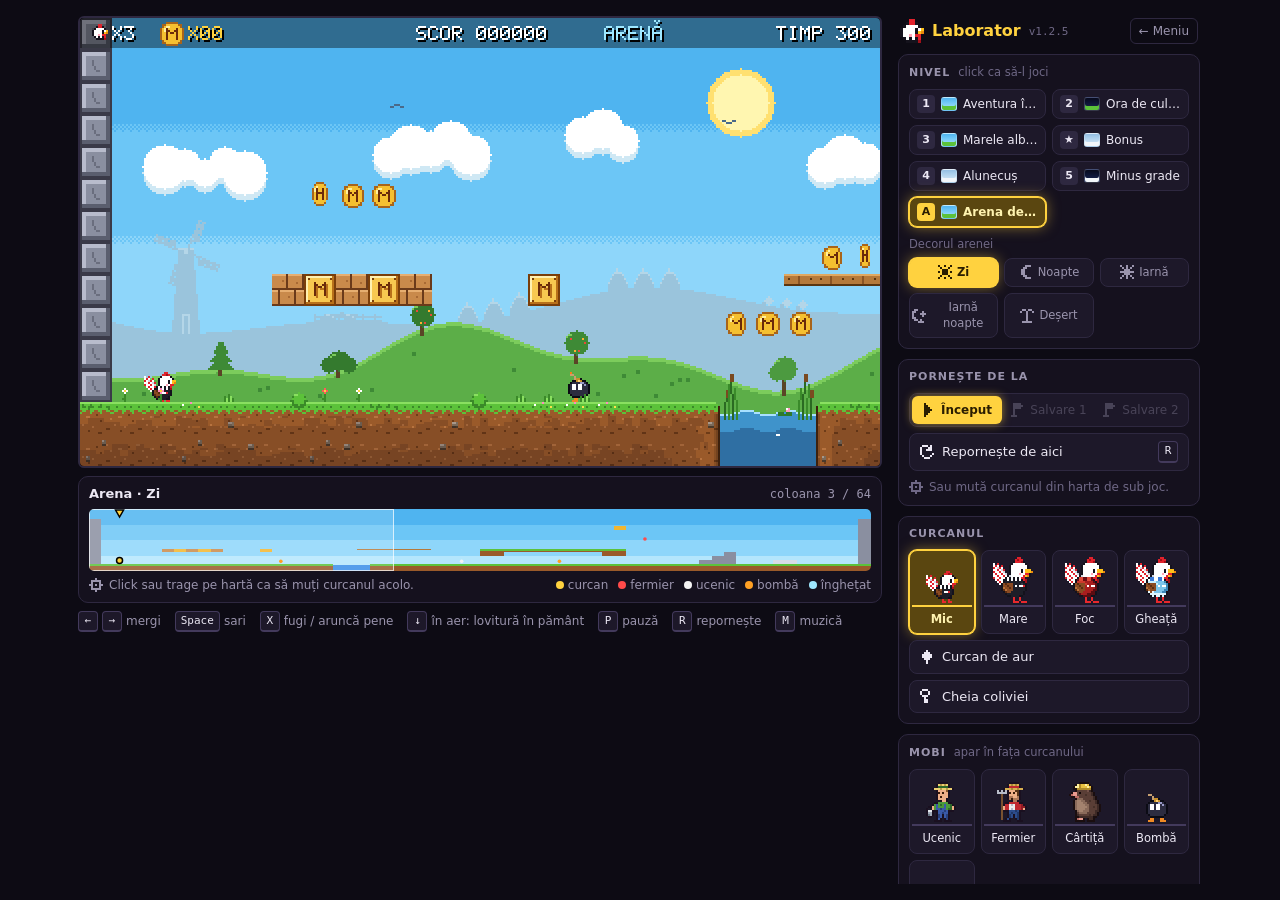
<file: test.html>
<!doctype html>
<html lang="ro">
<head>
<meta charset="utf-8">
<meta name="viewport" content="width=device-width,initial-scale=1">
<title>Curcanul în Fugă — Laborator</title>
<style>
  :root{
    --bg:#0d0b14;--panel:#15111e;--card:#1d1829;--card2:#262037;--line:#2e2840;--line2:#433a5c;
    --text:#ece8f4;--muted:#9a94ad;--dim:#6f6886;--accent:#ffd23f;--accent-ink:#2a1d00;--accent-bg:#2c2510;
    --on:#1f3a26;--on-line:#4fb35f;--on-text:#d9ffe0;--danger:#ff6a6a;
    /* Butoanele apăsate / alese sunt „aprinse” */
    --glow:0 0 0 1px var(--accent),0 0 14px rgba(255,210,63,.5);--lit-bg:#5a4610;--lit-text:#fff3b0;
  }
  *{box-sizing:border-box}
  html,body{margin:0}
  body{min-height:100vh;background:var(--bg);color:var(--text);font:13px/1.35 system-ui,-apple-system,"Segoe UI",sans-serif;
    display:flex;justify-content:center;align-items:flex-start;gap:16px;padding:16px}
  /* ---- Stânga: jocul, harta de sub el și tastele */
  main{flex:none;width:min-content;display:flex;flex-direction:column;gap:8px}
  /* Mărimea iframe-ului o pune scriptul de jos */
  iframe{width:804px;height:452px;border:2px solid var(--line);border-radius:6px;background:#000;display:block}
  .mapbox{background:var(--panel);border:1px solid var(--line);border-radius:10px;padding:8px 10px 9px}
  .maphead{display:flex;justify-content:space-between;align-items:baseline;gap:12px;margin-bottom:6px}
  #mapName{font-weight:600}
  #mapPos{font:12px ui-monospace,Consolas,monospace;color:var(--muted);white-space:nowrap}
  #map{display:block;width:100%;height:62px;border-radius:5px;background:#000;cursor:crosshair;touch-action:none}
  .maphint{display:flex;flex-wrap:wrap;justify-content:space-between;gap:4px 14px;margin-top:6px;font-size:12px;color:var(--muted)}
  .maphint .how{display:flex;align-items:center;gap:6px}
  .dots{display:flex;flex-wrap:wrap;gap:2px 10px}
  .dots i{display:inline-block;width:8px;height:8px;border-radius:50%;margin-right:4px;vertical-align:0}
  .keys{display:flex;flex-wrap:wrap;align-items:center;gap:6px 14px;margin:0;color:var(--muted);font-size:12px}
  .keys span{display:inline-flex;align-items:center;gap:4px}
  kbd{display:inline-block;min-width:20px;padding:1px 5px;border:1px solid var(--line2);border-bottom-width:2px;border-radius:4px;
    background:var(--card);font:11px/1.5 ui-monospace,Consolas,monospace;color:var(--text);text-align:center}

  /* ---- Dreapta: panoul */
  aside{width:304px;flex:none;display:flex;flex-direction:column;gap:10px;max-height:calc(100vh - 32px);overflow-y:auto;
    padding-right:2px;scrollbar-width:thin;scrollbar-color:var(--line2) transparent}
  /* Când nu e loc în dreapta, panoul trece sub joc */
  body.stacked{flex-direction:column;align-items:center}
  body.stacked aside{width:100%;max-height:none;overflow:visible;display:grid;grid-template-columns:repeat(auto-fill,minmax(290px,1fr));align-items:start}
  body.stacked aside .top{grid-column:1/-1}
  .top{display:flex;justify-content:space-between;align-items:center;gap:8px;padding:2px 2px 0}
  h1{display:flex;align-items:center;gap:8px;font-size:16px;margin:0;color:var(--accent)}
  h1 img{image-rendering:pixelated;width:24px;height:24px}
  h1 small{font:11px ui-monospace,Consolas,monospace;color:var(--dim);font-weight:400}
  .back{color:var(--muted);font-size:12px;text-decoration:none;padding:4px 8px;border:1px solid var(--line);border-radius:6px}
  .back:hover{color:var(--accent);border-color:var(--line2)}
  section{background:var(--panel);border:1px solid var(--line);border-radius:10px;padding:10px}
  h2{display:flex;align-items:baseline;gap:8px;font-size:11px;letter-spacing:.09em;text-transform:uppercase;color:var(--muted);margin:0 0 8px;font-weight:600}
  h2 small{text-transform:none;letter-spacing:0;color:var(--dim);font-weight:400;font-size:11.5px}
  .note{display:flex;align-items:center;gap:6px;margin:8px 0 0;color:var(--dim);font-size:12px}
  .px{flex:none;width:14px;height:14px}

  /* Butoane */
  button{font:inherit;color:inherit;cursor:pointer;-webkit-tap-highlight-color:transparent}
  button:focus-visible{outline:2px solid var(--accent);outline-offset:2px}
  button:disabled{opacity:.35;cursor:not-allowed}
  .btn{display:flex;align-items:center;gap:8px;width:100%;background:var(--card);border:1px solid var(--line);border-radius:8px;
    padding:7px 10px;text-align:left;transition:background .12s,border-color .12s}
  .btn:hover:not(:disabled){background:var(--card2);border-color:var(--line2)}
  .btn:active:not(:disabled){transform:translateY(1px)}
  .btn kbd{margin-left:auto}
  .btn.tog[aria-pressed="true"]{background:var(--accent);border-color:var(--accent);color:var(--accent-ink);font-weight:600;box-shadow:var(--glow)}
  .btn.tog[aria-pressed="true"]:hover:not(:disabled){background:#ffe070;border-color:#ffe070}
  .btn.tog[aria-pressed="true"] kbd{background:rgba(0,0,0,.15);border-color:rgba(0,0,0,.35);color:var(--accent-ink)}
  .btn.danger .px{color:var(--danger)}
  .count{margin-left:auto;min-width:22px;padding:0 6px;border-radius:9px;background:var(--line);font-size:11px;text-align:center}
  .grid2{display:grid;grid-template-columns:1fr 1fr;gap:6px}
  .stack{display:flex;flex-direction:column;gap:6px}

  /* Comutator cu mai multe variante */
  .seg{display:flex;gap:2px;padding:2px;background:var(--card);border:1px solid var(--line);border-radius:8px}
  .seg button{flex:1;display:flex;align-items:center;justify-content:center;gap:5px;padding:6px 4px;border:0;border-radius:6px;
    background:none;color:var(--muted);font-size:12px;white-space:nowrap}
  .seg button:hover:not(:disabled){color:var(--text);background:var(--card2)}
  .seg button[aria-pressed="true"]{background:var(--accent);color:var(--accent-ink);font-weight:600;box-shadow:0 0 10px rgba(255,210,63,.55)}
  .row{display:flex;align-items:center;gap:10px}
  .row .lbl{flex:none;width:52px;color:var(--muted);font-size:12px}
  .row .seg{flex:1}

  /* Cardurile de nivel, mici: numărul */
  .levels{display:grid;grid-template-columns:1fr 1fr;gap:6px}
  .lvl{display:flex;align-items:center;gap:6px;padding:5px 7px;background:var(--card);border:1px solid var(--line);border-radius:8px;
    text-align:left;font-size:12px;min-width:0;transition:border-color .12s,box-shadow .12s,background .12s}
  .lvl:hover{border-color:var(--line2);background:var(--card2)}
  .lvl .name{flex:1;min-width:0;overflow:hidden;text-overflow:ellipsis;white-space:nowrap}
  .num{flex:none;display:inline-grid;place-items:center;min-width:18px;height:18px;padding:0 4px;border-radius:4px;background:var(--line);font-weight:700;font-size:11px}
  .sw{flex:none;width:16px;height:14px;border-radius:3px;border:1px solid rgba(255,255,255,.18);background:#000}
  .lvl[aria-pressed="true"]{background:var(--lit-bg);border-color:var(--accent);color:var(--lit-text);font-weight:600;box-shadow:var(--glow)}
  .lvl[aria-pressed="true"] .num{background:var(--accent);color:var(--accent-ink)}
  .arena{margin-top:10px}
  .cap{display:block;margin:0 0 5px;font-size:11.5px;color:var(--dim)}
  .themes{display:grid;grid-template-columns:repeat(3,1fr);gap:6px}
  .chip{display:flex;align-items:center;justify-content:center;gap:5px;padding:6px 2px;
    background:var(--card);border:1px solid var(--line);border-radius:8px;font-size:11.5px;color:var(--muted)}
  .chip:hover{border-color:var(--line2);color:var(--text)}
  .chip[aria-pressed="true"]{background:var(--accent);border-color:var(--accent);color:var(--accent-ink);font-weight:600;box-shadow:var(--glow)}
  .loading{grid-column:1/-1;color:var(--dim);font-size:12px;padding:8px 0}

  /* Butoanele cu sprite-uri */
  .tiles4{display:grid;grid-template-columns:repeat(4,1fr);gap:6px}
  .tile{display:flex;flex-direction:column;align-items:center;gap:5px;padding:6px 2px 6px;background:var(--card);border:1px solid var(--line);
    border-radius:8px;font-size:11.5px;transition:background .12s,border-color .12s}
  .tile:hover{background:var(--card2);border-color:var(--line2)}
  .tile:active{transform:translateY(1px)}
  .stage{display:flex;align-items:flex-end;justify-content:center;width:100%;height:50px;padding-bottom:2px;border-bottom:2px solid var(--line2)}
  .stage img{image-rendering:pixelated;display:block}
  .tile[aria-pressed="true"]{background:var(--lit-bg);border-color:var(--accent);color:var(--lit-text);font-weight:600;box-shadow:var(--glow)}
  .tile[aria-pressed="true"] .stage{border-color:var(--accent)}
  .legend{display:flex;flex-wrap:wrap;gap:4px 10px;font-size:12px;color:var(--muted);margin:2px 0 0}
  .legend[hidden]{display:none}
  .legend i{display:inline-block;width:10px;height:10px;border:2px solid;margin-right:4px;vertical-align:-1px}
</style>
</head>
<body>
<main>
  <iframe id="frame" src="index.html?test" title="Jocul în modul de test"></iframe>
  <div class="mapbox">
    <div class="maphead"><span id="mapName">Se încarcă jocul…</span><span id="mapPos"></span></div>
    <canvas id="map" aria-label="Harta nivelului: click ca să muți curcanul acolo"></canvas>
    <div class="maphint">
      <span class="how"><i data-px="aim"></i>Click sau trage pe hartă ca să muți curcanul acolo.</span>
      <span class="dots">
        <span><i style="background:#ffd23f"></i>curcan</span>
        <span><i style="background:#ff4a4a"></i>fermier</span>
        <span><i style="background:#f4f4f4"></i>ucenic</span>
        <span><i style="background:#ffa024"></i>bombă</span>
        <span><i style="background:#9fe8ff"></i>înghețat</span>
      </span>
    </div>
  </div>
  <p class="keys">
    <span><kbd>←</kbd><kbd>→</kbd> mergi</span>
    <span><kbd>Space</kbd> sari</span>
    <span><kbd>X</kbd> fugi / aruncă pene</span>
    <span><kbd>↓</kbd> în aer: lovitură în pământ</span>
    <span><kbd>P</kbd> pauză</span>
    <span><kbd>R</kbd> repornește</span>
    <span><kbd>M</kbd> muzică</span>
  </p>
</main>

<aside>
  <div class="top">
    <h1><img data-icon="head" data-scale="3" alt="">Laborator <small id="ver"></small></h1>
    <a class="back" href="index.html">← Meniu</a>
  </div>

  <section>
    <h2>Nivel <small>click ca să-l joci</small></h2>
    <div class="levels" id="levels">
      <div class="loading">Se încarcă nivelurile…</div>
      <button class="lvl" id="arenaCard" data-arena="0" aria-pressed="false" title="Arena de test: un ecran cu de toate, pentru încercat mecanici">
        <span class="num">A</span><span class="sw" id="arenaSw"></span><span class="name">Arena de test</span>
      </button>
    </div>
    <div class="arena">
      <span class="cap">Decorul arenei</span>
      <div class="themes" role="group" aria-label="Decorul arenei">
        <button class="chip" data-arena="0" aria-pressed="false"><i data-px="sun"></i>Zi</button>
        <button class="chip" data-arena="3" aria-pressed="false"><i data-px="moon"></i>Noapte</button>
        <button class="chip" data-arena="1" aria-pressed="false"><i data-px="flake"></i>Iarnă</button>
        <button class="chip" data-arena="5" aria-pressed="false"><i data-px="nightsnow"></i>Iarnă noapte</button>
        <button class="chip" data-arena="2" aria-pressed="false" title="Deșertul nu mai e în joc; decorul e păstrat pentru viitor"><i data-px="palm"></i>Deșert</button>
      </div>
    </div>
  </section>

  <section>
    <h2>Pornește de la</h2>
    <div class="stack">
      <div class="seg" id="from">
        <button data-from="0" aria-pressed="true"><i data-px="play"></i>Început</button>
        <button data-from="1" aria-pressed="false" disabled><i data-px="flag"></i>Salvare 1</button>
        <button data-from="2" aria-pressed="false" disabled><i data-px="flag"></i>Salvare 2</button>
      </div>
      <button class="btn" data-cmd="reset" title="Reia nivelul de unde ai reapărea dacă ai muri, cu aceeași formă a curcanului">
        <i data-px="redo"></i>Repornește de aici<kbd>R</kbd></button>
    </div>
    <p class="note"><i data-px="aim"></i>Sau mută curcanul din harta de sub joc.</p>
  </section>

  <section>
    <h2>Curcanul</h2>
    <div class="stack">
      <div class="tiles4" role="group" aria-label="Forma curcanului">
        <button class="tile" data-form="small" aria-pressed="false" title="Mic (cum pornește)"><span class="stage"><img data-icon="tks" alt=""></span>Mic</button>
        <button class="tile" data-form="big" aria-pressed="false" title="Mare (grăuntele auriu)"><span class="stage"><img data-icon="tk" alt=""></span>Mare</button>
        <button class="tile" data-form="fire" aria-pressed="false" title="De foc (boaba roșie): aruncă pene de foc cu X"><span class="stage"><img data-icon="tkf" alt=""></span>Foc</button>
        <button class="tile" data-form="ice" aria-pressed="false" title="De gheață (afina înghețată): aruncă pene de gheață cu X"><span class="stage"><img data-icon="tki" alt=""></span>Gheață</button>
      </div>
      <button class="btn tog" data-cmd="goldskin" data-toggle="goldskin" aria-pressed="true" title="Curcanul de aur, și fără pene (doar în modul de test; în joc apare abia cu toate penele de aur)"><i data-px="pana"></i>Curcan de aur</button>
      <button class="btn tog" data-cmd="haskey" data-toggle="haskey" aria-pressed="false" title="Ai cheia coliviei (o primești din nou și după ce mori)"><i data-px="key"></i>Cheia coliviei</button>
    </div>
  </section>

  <section>
    <h2>Mobi <small>apar în fața curcanului</small></h2>
    <div class="stack">
      <div class="tiles4">
        <button class="tile" data-cmd="boy" title="Ucenic: fără furcă, se plimbă încet"><span class="stage"><img data-icon="boy" alt=""></span>Ucenic</button>
        <button class="tile" data-cmd="man" title="Fermier cu furcă: te urmărește și te împunge"><span class="stage"><img data-icon="man" alt=""></span>Fermier</button>
        <button class="tile" data-cmd="mole" title="Cârtița miner: iese din pământ și lovește cu târnăcopul"><span class="stage"><img data-icon="mole" alt=""></span>Cârtiță</button>
        <button class="tile" data-cmd="bomb" title="Bombă: își aprinde fitilul când te apropii"><span class="stage"><img data-icon="bomb" alt=""></span>Bombă</button>
        <button class="tile" data-cmd="sitbomb" title="Bombă în fund, cu fitilul aprins (o poți împinge)"><span class="stage"><img data-icon="sit" alt=""></span>În fund</button>
      </div>
      <button class="btn danger" data-cmd="clear"><i data-px="x"></i>Șterge toți mobii<span class="count" id="mobCount">0</span></button>
    </div>
  </section>

  <section>
    <h2>Unelte</h2>
    <div class="stack">
      <div class="grid2">
        <button class="btn tog" data-cmd="god" data-toggle="god" aria-pressed="true" title="Nimic nu te rănește (apa și gropile tot te omoară)"><i data-px="star"></i>Invincibil</button>
        <button class="btn tog" data-cmd="hitbox" data-toggle="hitbox" aria-pressed="false" title="Arată dreptunghiurile de coliziune"><i data-px="box"></i>Hitbox-uri</button>
      </div>
      <div class="legend" id="legend" hidden>
        <span><i style="border-color:#00ff66"></i>curcan</span>
        <span><i style="border-color:#ff4040"></i>fermier</span>
        <span><i style="border-color:#ffffff"></i>ucenic</span>
        <span><i style="border-color:#ff40ff"></i>furca</span>
        <span><i style="border-color:#ffa000"></i>bombă</span>
        <span><i style="border-color:#40c0ff"></i>power-up</span>
        <span><i style="border-color:#ffc080"></i>pene</span>
        <span><i style="border-color:#40ffd0"></i>platforme</span>
      </div>
      <div class="row"><span class="lbl">Viteză</span>
        <div class="seg" id="speed">
          <button data-speed="1" aria-pressed="true">1×</button>
          <button data-speed="0.5" aria-pressed="false">½×</button>
          <button data-speed="0.25" aria-pressed="false">¼×</button>
        </div>
      </div>
      <div class="grid2">
        <button class="btn tog" data-cmd="pause" data-toggle="paused" aria-pressed="false"><i data-px="pause"></i>Pauză<kbd>P</kbd></button>
        <button class="btn" data-cmd="step" title="Avansează jocul un singur cadru (dacă merge, întâi îl pune pe pauză)"><i data-px="step"></i>Un cadru</button>
      </div>
    </div>
  </section>
</aside>

<script>
'use strict';
const $=s=>document.querySelector(s),$$=s=>[...document.querySelectorAll(s)];
const frame=$('#frame'),main=$('main'),aside=$('aside');
const send=(cmd,data)=>frame.contentWindow.postMessage(Object.assign({cmd},data),'*');
const focusGame=()=>{try{frame.focus();frame.contentWindow.focus();}catch(e){}};
const press=(b,on)=>{const v=String(!!on);if(b.getAttribute('aria-pressed')!==v)b.setAttribute('aria-pressed',v);};
// „NOAPTEA LA FERMĂ” → „Noaptea la fermă”
const nice=s=>{s=s.toLowerCase();return s.charAt(0).toUpperCase()+s.slice(1);};
const ARENA_NAMES={0:'Zi',3:'Noapte',1:'Iarnă',5:'Iarnă noapte',2:'Deșert'};

// ===== Iconițe pixel, în stilul jocului: 7×7 =====
const PX={
  play:['.#.....','.##....','.###...','.####..','.###...','.##....','.#.....'],
  flag:['.####..','.#####.','.####..','.#.....','.#.....','.#.....','###....'],
  redo:['.###.#.','#...##.','#..###.','#......','#.....#','.#...#.','..###..'],
  x:   ['#.....#','##...##','.##.##.','..###..','.##.##.','##...##','#.....#'],
  star:['...#...','...#...','#######','.#####.','..###..','.##.##.','.#...#.'],
  pana:['...#...','..###..','.#####.','.#####.','..###..','...#...','...#...'],
  box: ['##.#.##','#.....#','.......','#.....#','.......','#.....#','##.#.##'],
  pause:['.......','.##.##.','.##.##.','.##.##.','.##.##.','.##.##.','.......'],
  step:['.......','##.#...','##.##..','##.###.','##.##..','##.#...','.......'],
  sun: ['#..#..#','.#...#.','..###..','#.###.#','..###..','.#...#.','#..#..#'],
  moon:['...###.','..##...','.##....','.##....','.##....','..##...','...###.'],
  flake:['#..#..#','.#.#.#.','..###..','#######','..###..','.#.#.#.','#..#..#'],
  palm:['.##.##.','#..#..#','...#...','...#...','...#...','...#...','.#####.'],
  nightsnow:['.##....','##...#.','#...###','#....#.','##.....','.##.#..','...###.'],
  key: ['.###...','#...#..','#...#..','.###...','..#....','..##...','..##...'],
  aim: ['...#...','.#####.','.#...#.','##.#.##','.#...#.','.#####.','...#...'],
};
function pix(name){
  const rows=PX[name];let r='';
  rows.forEach((row,y)=>{for(let x=0;x<row.length;){if(row[x]!=='#'){x++;continue;}let w=0;while(row[x+w]==='#')w++;r+=`<rect x="${x}" y="${y}" width="${w}" height="1"/>`;x+=w;}});
  return `<svg class="px" viewBox="0 0 7 7" fill="currentColor" shape-rendering="crispEdges" aria-hidden="true">${r}</svg>`;
}
$$('[data-px]').forEach(el=>{el.outerHTML=pix(el.dataset.px);});

// ---- Butoanele: fiecare trimite o comandă jocului ----
document.addEventListener('click',e=>{
  const b=e.target.closest('button');if(!b||b.disabled)return;
  const d=b.dataset;
  if(d.level!==undefined)send('level',{level:+d.level});
  else if(d.arena!==undefined)send('level',{arena:+d.arena});
  else if(d.from!==undefined)send('from',{cp:+d.from});
  else if(d.form)send('form',{form:d.form});
  else if(d.speed)send('speed',{v:+d.speed});
  else if(d.cmd)send(d.cmd);
  else return;
  focusGame();
});

// ---- Mesajele de la joc ----
let HELLO=null,MAP=null,STATUS=null,arenaTheme=0;
addEventListener('message',e=>{
  if(e.source!==frame.contentWindow||!e.data)return;
  if(e.data.hello)onHello(e.data.hello);
  if(e.data.map)onMap(e.data.map);
  if(e.data.status)onStatus(e.data.status);
});
// Pătrățelul unui decor: cerul și o fâșie de iarbă jos
function paintSw(el,t){
  const th=HELLO&&HELLO.themes&&HELLO.themes[t];if(!el||!th)return;
  el.style.background=`linear-gradient(${th.sky.join(',')})`;el.style.boxShadow=`inset 0 -4px 0 ${th.grass}`;
}
// O dată: cardurile de nivel și iconițele
function onHello(h){
  HELLO=h;
  $('#ver').textContent='v'+h.version;
  // Cardurile nivelurilor intră înaintea cardului arenei
  const box=$('#levels'),arenaCard=$('#arenaCard');
  box.querySelectorAll('.loading,[data-level]').forEach(el=>el.remove());
  h.levels.forEach((l,i)=>{
    const b=document.createElement('button');
    b.className='lvl';b.dataset.level=i;b.setAttribute('aria-pressed','false');
    b.title=(l.bonus?'Nivel bonus':`Nivelul ${l.num||i+1}`)+`: ${nice(l.name)}`+(l.cps?` · ${l.cps} ${l.cps>1?'puncte':'punct'} de salvare`:'');
    b.innerHTML=`<span class="num">${l.num||i+1}</span><span class="sw"></span><span class="name"></span>`;
    b.querySelector('.name').textContent=nice(l.name);
    paintSw(b.querySelector('.sw'),l.theme);
    box.insertBefore(b,arenaCard);
  });
  $$('img[data-icon]').forEach(img=>{
    const src=h.icons[img.dataset.icon];if(!src)return;
    const k=+(img.dataset.scale||2);
    img.onload=()=>{img.style.width=img.naturalWidth*k+'px';img.style.height=img.naturalHeight*k+'px';};
    img.src=src;
  });
  setArenaTheme(MAP&&MAP.arena?MAP.theme:MAP?arenaTheme:h.arenaTheme);
  selectLevel();
}
function setArenaTheme(t){
  arenaTheme=t;$('#arenaCard').dataset.arena=t;
  paintSw($('#arenaSw'),t);
}
// La fiecare pornire de nivel: ce card e ales
function onMap(m){
  MAP=m;terrain=null;
  if(m.arena)setArenaTheme(m.theme);
  selectLevel();
  $$('[data-from]').forEach(b=>{const n=+b.dataset.from;b.disabled=n>m.cps.length;
    b.title=b.disabled?(m.arena?'Arena n-are puncte de salvare':'Nivelul ăsta n-are al doilea punct de salvare'):'';});
  $('#mapName').textContent=m.arena?'Arena · '+ARENA_NAMES[m.theme]:(m.bonus?'Nivel bonus':`Nivelul ${m.num||m.level+1}`)+` · ${nice(m.name)}`;
  drawMap();
}
function selectLevel(){
  if(!MAP)return;
  $$('#levels .lvl').forEach(b=>press(b,!MAP.arena&&+b.dataset.level===MAP.level));
  press($('#arenaCard'),MAP.arena);
  $$('.chip').forEach(b=>press(b,MAP.arena&&+b.dataset.arena===MAP.theme));
}
// De 10 ori pe secundă
function onStatus(s){
  STATUS=s;
  $$('[data-form]').forEach(b=>press(b,b.dataset.form===s.form));
  $$('[data-toggle]').forEach(b=>press(b,s[b.dataset.toggle]));
  $$('[data-speed]').forEach(b=>press(b,+b.dataset.speed===s.speed));
  $$('[data-from]').forEach(b=>press(b,+b.dataset.from===s.cp));
  $('#mobCount').textContent=s.mobs.length;
  $('#legend').hidden=!s.hitbox;
  showPos();drawMap();
}
function showPos(){
  if(!MAP)return;
  const s=STATUS&&STATUS.level===MAP.level?STATUS:null;
  let t=s?`coloana ${Math.round(s.px)} / ${MAP.cols}`:'';
  if(hoverX!==null)t=`→ coloana ${Math.floor(hoverX*MAP.cols)}`+(t?'  ·  '+t:'');
  $('#mapPos').textContent=t;
}
frame.addEventListener('load',()=>{send('hello');focusGame();});

// ---- Harta mică a nivelului ----
// Desenată din tile-urile trimise de joc
const mapCv=$('#map'),mg=mapCv.getContext('2d');
const TILE_COL={B:'#c98a4b',P:'#c98a4b',M:'#f2b630',H:'#f2b630',A:'#8ccfee',F:'#e6d9c0',S:'#f2b630',E:'#9a6030',K:'#2a1a12',U:'#9a6030',X:'#8a8fa0','=':'#b5793a','^':'#d8dce6',I:'#dff4ff'};
const MOB_COL={m:'#ff4a4a',u:'#f4f4f4',b:'#ffa024',f:'#9fe8ff',B:'#ff2020'};   // B = boss-ul
const MTOP=10;   // spațiul de sus, pentru stegulețe
let terrain=null,hoverX=null;
function sizeMap(){
  const dpr=devicePixelRatio||1,w=Math.round(mapCv.clientWidth*dpr),h=Math.round(mapCv.clientHeight*dpr);
  if(mapCv.width!==w||mapCv.height!==h){mapCv.width=w;mapCv.height=h;terrain=null;}
}
function buildTerrain(){
  const dpr=devicePixelRatio||1,Wd=mapCv.width,Hd=mapCv.height,top=MTOP*dpr,rh=(Hd-top)/14,sx=Wd/MAP.cols,c=MAP.colors;
  const mk=()=>{const k=document.createElement('canvas');k.width=Wd;k.height=Hd;return [k,k.getContext('2d')];};
  const [out,g]=mk(),[lay,t]=mk();
  c.sky.forEach((col,i)=>{const y0=Math.round(i*Hd/c.sky.length),y1=Math.round((i+1)*Hd/c.sky.length);g.fillStyle=col;g.fillRect(0,y0,Wd,y1-y0);});
  const R=MAP.rows;
  for(let tx=0;tx<MAP.cols;tx++){
    const x0=Math.floor(tx*sx),w=Math.max(1,Math.floor((tx+1)*sx)-x0),pit=R[12][tx]==='.'&&R[13][tx]==='.',lake=R[12][tx]==='I';
    for(let ty=0;ty<14;ty++){
      const ch=R[ty][tx],y0=Math.round(top+ty*rh),y1=Math.round(top+(ty+1)*rh);
      if(ch==='.'||ch==='V'||ch==='Z'||ch==='W'||ch==='Y'){   // V = blocul invizibil cu o pană de aur; Z = pământul din spate
        if(ty===12&&pit){t.fillStyle=c.water;const ys=Math.round(top+(12+5/16)*rh);t.fillRect(x0,ys,w,y1-ys);}
        else if(ty===13&&(pit||lake)){t.fillStyle=c.water;t.fillRect(x0,y0,w,y1-y0);}
        continue;}
      if(ch==='G'){t.fillStyle=c.dirt;t.fillRect(x0,y0,w,y1-y0);t.fillStyle=c.grass;t.fillRect(x0,y0,w,Math.max(1,Math.round(rh*0.45)));continue;}
      t.fillStyle=ch==='D'?c.dirt:(TILE_COL[ch]||'#888');
      if(ch==='I'){t.fillRect(x0,y0,w,Math.max(1,Math.round(rh*0.45)));continue;}
      if(ch==='='){t.fillRect(x0,y0,w,Math.max(1,Math.round(rh*0.4)));continue;}
      t.fillRect(x0,y0,w,y1-y0);
    }
  }
  // Platformele care se mișcă și cele care cad
  for(const p of MAP.plats||[]){
    const x0=Math.floor(p.x*sx),y0=Math.round(top+p.y*rh),pw=Math.max(1,Math.round(p.w*sx)),ph=Math.max(1,Math.round(rh*0.45));
    if(p.kind==='move'){
      t.fillStyle='rgba(240,192,128,.4)';
      if(p.ax==='y')t.fillRect(x0,y0,pw,Math.round(p.range*rh)+ph);else t.fillRect(x0,y0,Math.round((p.w+p.range)*sx),ph);
      t.fillStyle='#e0a050';t.fillRect(x0,y0,pw,ph);
    }else{t.fillStyle='#9a7046';t.fillRect(x0,y0,pw,ph);}
  }
  if(c.night){t.globalCompositeOperation='source-atop';t.fillStyle='rgba(12,18,56,.45)';t.fillRect(0,0,Wd,Hd);}
  g.drawImage(lay,0,0);
  terrain=out;
}
function drawMap(){
  if(!MAP)return;
  sizeMap();if(!terrain)buildTerrain();
  const dpr=devicePixelRatio||1,Wd=mapCv.width,Hd=mapCv.height,top=MTOP*dpr,rh=(Hd-top)/14,sx=Wd/MAP.cols;
  const X=tx=>tx*sx,Y=ty=>top+ty*rh,s=STATUS&&STATUS.level===MAP.level?STATUS:null;
  mg.clearRect(0,0,Wd,Hd);mg.drawImage(terrain,0,0);
  // Ce se vede acum pe ecran
  if(s){const x=Math.round(X(s.cam)),w=Math.round(s.view*sx);
    mg.fillStyle='rgba(255,255,255,.14)';mg.fillRect(x,0,w,Hd);
    mg.strokeStyle='rgba(255,255,255,.7)';mg.lineWidth=dpr;mg.strokeRect(x+dpr/2,dpr/2,w-dpr,Hd-dpr);}
  // Stegulețe: punctele de salvare și ținta
  const pole=(tx,col)=>{const x=Math.round(X(tx));mg.fillStyle='#cfd3dc';mg.fillRect(x,dpr,Math.max(1,dpr),Math.round(Y(12))-dpr);return x;};
  MAP.cps.forEach((cp,i)=>{const on=s&&s.cpOn[i],x=pole(cp+0.5);mg.fillStyle=on?'#ffcf40':'#8a8a9a';mg.fillRect(x+dpr,dpr,6*dpr,4*dpr);});
  if(MAP.goal){const x=pole(MAP.goal.x+(MAP.goal.type==='sign'?2.2:6)),q=2*dpr;
    for(let i=0;i<3;i++)for(let j=0;j<2;j++){mg.fillStyle=(i+j)%2?'#111':'#fff';mg.fillRect(x+dpr+i*q,dpr+j*q,q,q);}}
  // Penele de aur: romburi aurii
  (MAP.golds||[]).forEach((g,i)=>{const st=s&&s.gold?s.gold[i]:0,x=X(g.x+0.5),y=Y(g.y+0.5),r=3*dpr;
    mg.beginPath();mg.moveTo(x,y-r);mg.lineTo(x+r,y);mg.lineTo(x,y+r);mg.lineTo(x-r,y);mg.closePath();
    mg.fillStyle=st===2?'#ffd23f':st===1?'rgba(255,210,63,.35)':'rgba(255,210,63,.6)';mg.fill();
    mg.strokeStyle=st===2?'#fff':st===1?'#ffd23f':'#7a4a08';mg.lineWidth=dpr;mg.stroke();});
  // Colivia: dom cu gratii; aurie când e deschisă
  if(MAP.cage){const st=s?s.cage:0,x=X(MAP.cage.x+0.5),y=Y(MAP.cage.y+1),w=4*dpr,h=7*dpr;
    mg.globalAlpha=st===2?0.4:1;mg.strokeStyle=st===0?'#e8ecf4':'#ffd23f';mg.lineWidth=dpr;
    mg.beginPath();mg.moveTo(x-w,y);mg.lineTo(x-w,y-h+w);mg.arc(x,y-h+w,w,Math.PI,0);mg.lineTo(x+w,y);mg.closePath();
    mg.moveTo(x,y);mg.lineTo(x,y-h);mg.stroke();mg.globalAlpha=1;}
  // Cheia: un cerculeț auriu, la cine o are sau pe jos
  if(s&&Array.isArray(s.key)){const x=X(s.key[0]),y=Y(s.key[1])-rh*1.4;
    mg.strokeStyle='#ffd23f';mg.lineWidth=1.5*dpr;mg.beginPath();mg.arc(x,y,2*dpr,0,Math.PI*2);mg.stroke();
    mg.fillStyle='#ffd23f';mg.fillRect(x-dpr/2,y+2*dpr,dpr,3*dpr);}
  if(s){
    for(const [mx,my,k] of s.mobs){const big=k==='B';mg.fillStyle=MOB_COL[k]||'#fff';mg.beginPath();
      mg.arc(X(mx),Y(my)-rh*(big?1.2:0.6),(big?3.4:1.8)*dpr,0,Math.PI*2);mg.fill();if(big){mg.strokeStyle='#000';mg.lineWidth=dpr;mg.stroke();}}
    // Curcanul: punct galben cu contur, plus o săgeată sus
    const px=X(s.px),py=Y(s.py)-rh*0.8;
    mg.fillStyle='#ffd23f';mg.strokeStyle='#000';mg.lineWidth=1.5*dpr;
    mg.beginPath();mg.arc(px,py,3*dpr,0,Math.PI*2);mg.fill();mg.stroke();
    mg.beginPath();mg.moveTo(px-4*dpr,dpr);mg.lineTo(px+4*dpr,dpr);mg.lineTo(px,top-2*dpr);mg.closePath();mg.fill();mg.stroke();
  }
  // Unde ar ajunge curcanul la click
  if(hoverX!==null){const x=Math.round(hoverX*Wd);mg.fillStyle='rgba(255,210,63,.75)';mg.fillRect(x,0,Math.max(1,dpr),Hd);}
}
let dragging=false,lastTp=0;
const mapFrac=e=>{const r=mapCv.getBoundingClientRect();return Math.min(1,Math.max(0,(e.clientX-r.left)/r.width));};
const tpTo=f=>{if(MAP){send('tp',{x:f*MAP.cols});lastTp=performance.now();}};
mapCv.addEventListener('pointerdown',e=>{if(!MAP)return;dragging=true;mapCv.setPointerCapture(e.pointerId);tpTo(mapFrac(e));});
mapCv.addEventListener('pointermove',e=>{hoverX=mapFrac(e);if(dragging&&performance.now()-lastTp>60)tpTo(hoverX);showPos();drawMap();});
const endDrag=e=>{if(!dragging)return;dragging=false;tpTo(mapFrac(e));focusGame();};
mapCv.addEventListener('pointerup',endDrag);
mapCv.addEventListener('pointercancel',()=>{dragging=false;});
mapCv.addEventListener('pointerleave',()=>{if(dragging)return;hoverX=null;showPos();drawMap();});

// ---- Așezarea ----
// Panoul stă în dreapta doar dacă jocul încape acolo
function layout(){
  const PAD=16,GAP=16,B=4;   // B = rama iframe-ului
  const fit=(w,h)=>Math.min((w-B)/400,(h-B)/224);
  for(let pass=0;pass<2;pass++){   // a doua trecere
    const below0=main.offsetHeight-frame.offsetHeight;   // harta + tastele
    document.body.classList.remove('stacked');const asideW=aside.offsetWidth;
    document.body.classList.add('stacked');const panelH=aside.offsetHeight;
    const side=fit(innerWidth-2*PAD-GAP-asideW,innerHeight-2*PAD-below0);
    const below=fit(innerWidth-2*PAD,innerHeight-2*PAD-below0-GAP-panelH);
    const stacked=side<2||Math.floor(below)>Math.floor(side);
    document.body.classList.toggle('stacked',stacked);
    const s=stacked?below:side,k=s>=2?Math.floor(s):Math.max(1,s);
    frame.style.width=Math.floor(400*k)+B+'px';frame.style.height=Math.floor(224*k)+B+'px';
  }
  drawMap();
}
addEventListener('resize',layout);layout();
</script>
</body>
</html>
</file>
<file: css/style.css>
html,body{margin:0;height:100%;background:#0d0b14;overflow:hidden;touch-action:none;user-select:none;-webkit-user-select:none}
#wrap{position:fixed;inset:0;display:flex;align-items:center;justify-content:center}
canvas{image-rendering:pixelated;image-rendering:crisp-edges;display:block;background:#000}
#touch{display:none;position:fixed;left:0;right:0;bottom:0;padding:16px;justify-content:space-between;pointer-events:none}
#touch.on{display:flex}
#touch .pad{display:flex;gap:14px;pointer-events:auto}
#touch button{width:68px;height:68px;border-radius:50%;border:3px solid rgba(255,255,255,.55);background:rgba(0,0,0,.35);
  color:#fff;font:bold 15px monospace;touch-action:none;-webkit-tap-highlight-color:transparent}
#touch button:active{background:rgba(255,210,63,.45)}
/* ▲: apare deasupra lui ◀ ▶ doar cât stai în fața unei uși */
#touch .upk{display:none;position:absolute;left:57px;bottom:98px}
#touch.door .upk{display:block}
/* ▼ (lovitura în pământ) stă în același loc ca ▲; în fața ușii apare ▲ în locul lui */
#touch .downk{position:absolute;left:57px;bottom:98px}
#touch.door .downk{display:none}
#pauseBtn{position:fixed;top:10px;right:10px;width:40px;height:40px;border-radius:8px;border:2px solid rgba(255,255,255,.5);
  background:rgba(0,0,0,.35);color:#fff;font:bold 14px monospace;display:none}
#pauseBtn.on{display:block}
.info{position:fixed;display:none;image-rendering:pixelated;image-rendering:crisp-edges}
</file>
